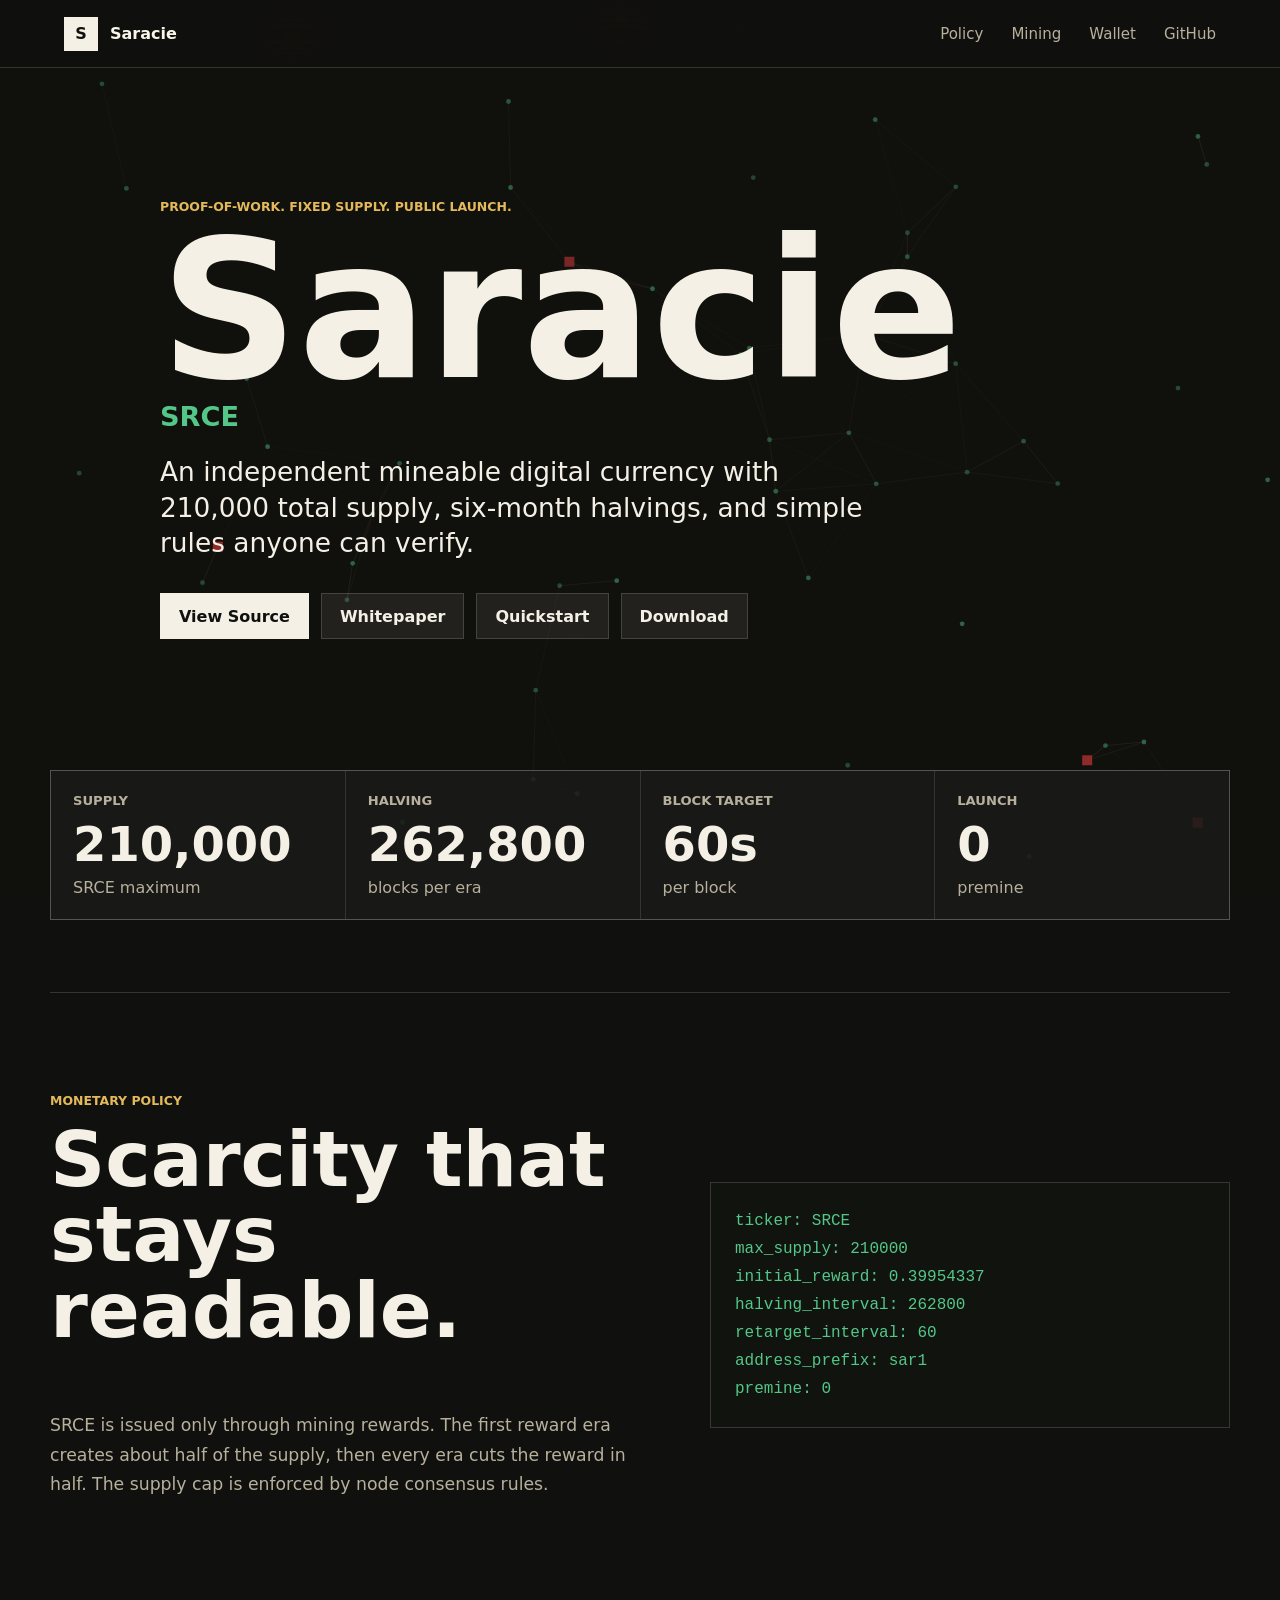
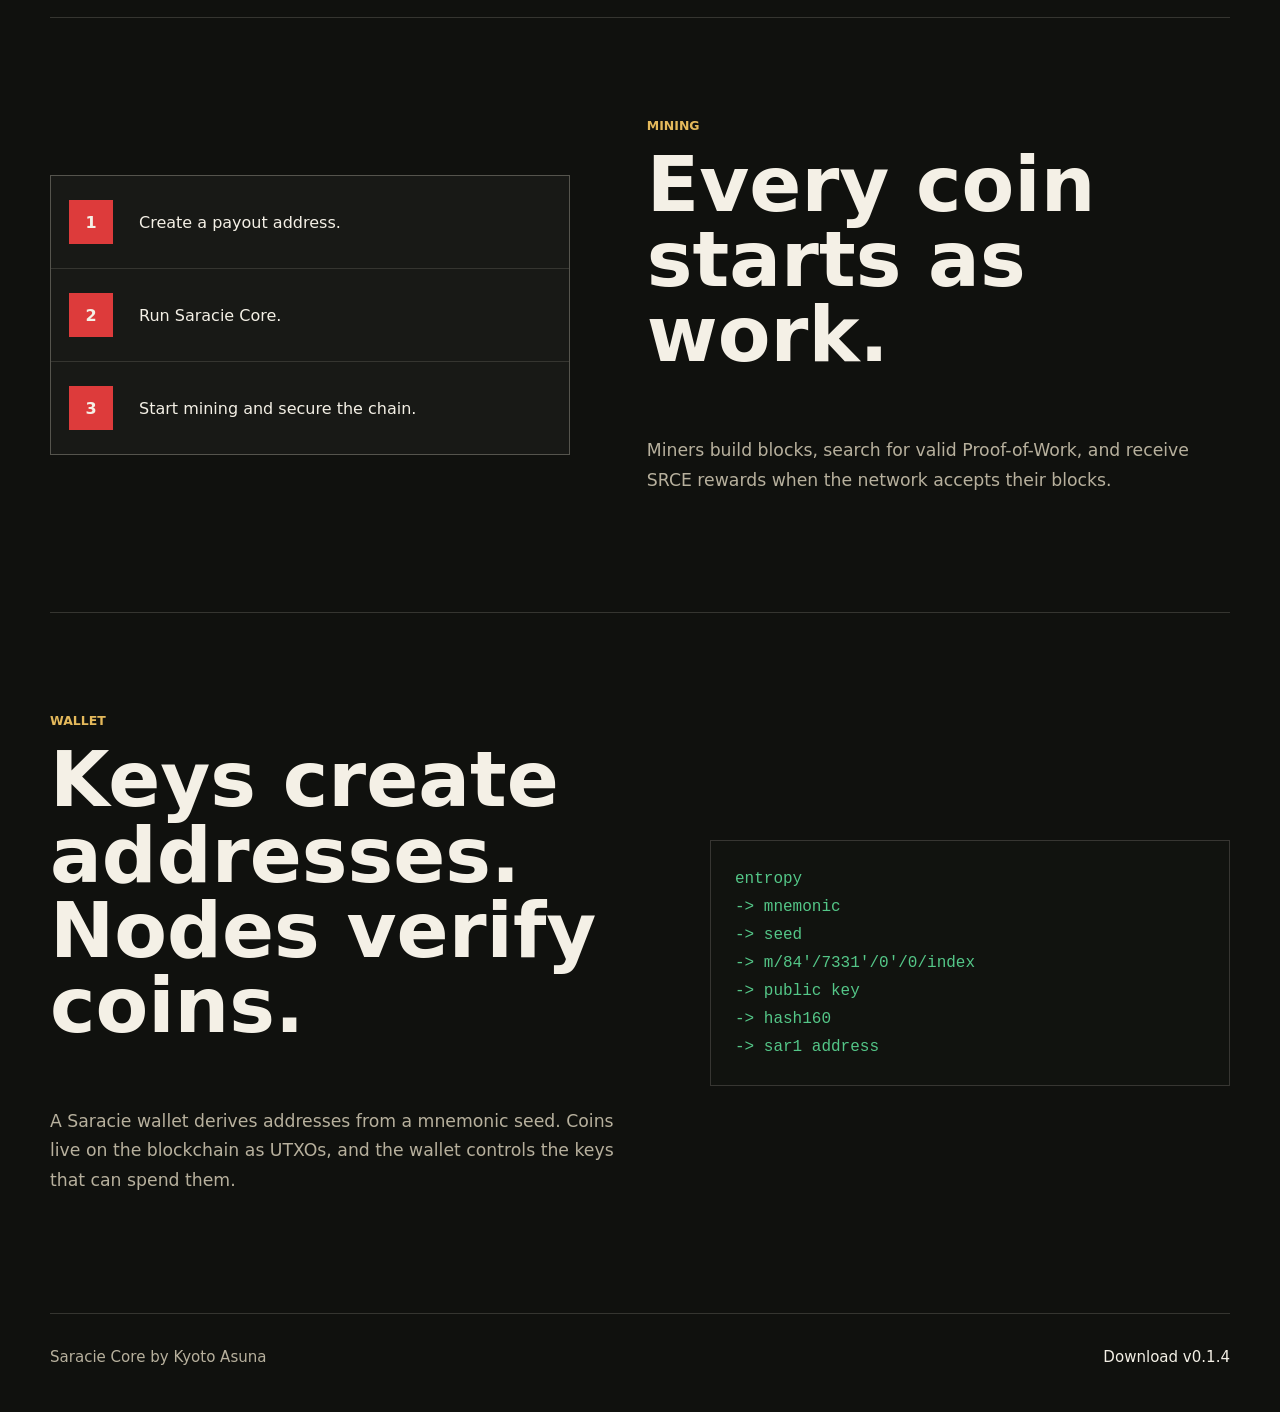
<file: site/index.html>
<!doctype html>
<html lang="en">
  <head>
    <meta charset="utf-8" />
    <meta name="viewport" content="width=device-width, initial-scale=1" />
    <title>Saracie (SRCE)</title>
    <meta
      name="description"
      content="Saracie (SRCE) is an independent Proof-of-Work digital currency with 210,000 fixed supply, public mining, and six-month halvings."
    />
    <link rel="stylesheet" href="styles.css" />
  </head>
  <body>
    <canvas id="chain-canvas" aria-hidden="true"></canvas>

    <header class="topbar">
      <a class="brand" href="#top" aria-label="Saracie home">
        <span class="brand-mark">S</span>
        <span>Saracie</span>
      </a>
      <nav aria-label="Primary navigation">
        <a href="#monetary">Policy</a>
        <a href="#mine">Mining</a>
        <a href="#wallet">Wallet</a>
        <a href="https://github.com/kyotoasuna/saracie-core">GitHub</a>
      </nav>
    </header>

    <main id="top">
      <section class="hero" aria-labelledby="hero-title">
        <div class="hero-inner">
          <p class="eyebrow">Proof-of-Work. Fixed supply. Public launch.</p>
          <h1 id="hero-title">Saracie</h1>
          <p class="ticker">SRCE</p>
          <p class="lead">
            An independent mineable digital currency with 210,000 total supply,
            six-month halvings, and simple rules anyone can verify.
          </p>
          <div class="actions" aria-label="Project links">
            <a class="button primary" href="https://github.com/kyotoasuna/saracie-core">View Source</a>
            <a class="button" href="https://github.com/kyotoasuna/saracie-core/blob/main/WHITEPAPER.md">Whitepaper</a>
            <a class="button" href="https://github.com/kyotoasuna/saracie-core/blob/main/QUICKSTART_WINDOWS.md">Quickstart</a>
            <a class="button" href="https://github.com/kyotoasuna/saracie-core/releases/tag/v0.1.4">Download</a>
          </div>
        </div>
      </section>

      <section class="stats" aria-label="Saracie monetary constants">
        <article>
          <span>Supply</span>
          <strong>210,000</strong>
          <p>SRCE maximum</p>
        </article>
        <article>
          <span>Halving</span>
          <strong>262,800</strong>
          <p>blocks per era</p>
        </article>
        <article>
          <span>Block Target</span>
          <strong>60s</strong>
          <p>per block</p>
        </article>
        <article>
          <span>Launch</span>
          <strong>0</strong>
          <p>premine</p>
        </article>
      </section>

      <section id="monetary" class="band">
        <div class="section-copy">
          <p class="eyebrow">Monetary policy</p>
          <h2>Scarcity that stays readable.</h2>
          <p>
            SRCE is issued only through mining rewards. The first reward era
            creates about half of the supply, then every era cuts the reward in
            half. The supply cap is enforced by node consensus rules.
          </p>
        </div>
        <div class="code-panel" aria-label="Saracie parameters">
          <pre><code>ticker: SRCE
max_supply: 210000
initial_reward: 0.39954337
halving_interval: 262800
retarget_interval: 60
address_prefix: sar1
premine: 0</code></pre>
        </div>
      </section>

      <section id="mine" class="band split-reverse">
        <div class="section-copy">
          <p class="eyebrow">Mining</p>
          <h2>Every coin starts as work.</h2>
          <p>
            Miners build blocks, search for valid Proof-of-Work, and receive
            SRCE rewards when the network accepts their blocks.
          </p>
        </div>
        <div class="steps">
          <article>
            <strong>1</strong>
            <p>Create a payout address.</p>
          </article>
          <article>
            <strong>2</strong>
            <p>Run Saracie Core.</p>
          </article>
          <article>
            <strong>3</strong>
            <p>Start mining and secure the chain.</p>
          </article>
        </div>
      </section>

      <section id="wallet" class="band">
        <div class="section-copy">
          <p class="eyebrow">Wallet</p>
          <h2>Keys create addresses. Nodes verify coins.</h2>
          <p>
            A Saracie wallet derives addresses from a mnemonic seed. Coins live
            on the blockchain as UTXOs, and the wallet controls the keys that
            can spend them.
          </p>
        </div>
        <div class="code-panel" aria-label="Wallet derivation">
          <pre><code>entropy
-> mnemonic
-> seed
-> m/84'/7331'/0'/0/index
-> public key
-> hash160
-> sar1 address</code></pre>
        </div>
      </section>
    </main>

    <footer>
      <span>Saracie Core by Kyoto Asuna</span>
      <a href="https://github.com/kyotoasuna/saracie-core/releases/tag/v0.1.4">Download v0.1.4</a>
    </footer>

    <script src="app.js"></script>
  </body>
</html>
</file>
<file: site/styles.css>
:root {
  color-scheme: dark;
  --bg: #10110e;
  --paper: #f4f0e6;
  --ink: #f8f5ea;
  --muted: #b7b09d;
  --line: rgba(244, 240, 230, 0.16);
  --red: #dd3b3b;
  --green: #54c788;
  --gold: #e4b95b;
  --panel: rgba(19, 20, 16, 0.82);
}

* {
  box-sizing: border-box;
}

html {
  scroll-behavior: smooth;
}

body {
  min-width: 320px;
  margin: 0;
  background: var(--bg);
  color: var(--ink);
  font-family:
    Inter, ui-sans-serif, system-ui, -apple-system, BlinkMacSystemFont, "Segoe UI",
    sans-serif;
}

#chain-canvas {
  position: fixed;
  inset: 0;
  z-index: -1;
  width: 100%;
  height: 100%;
  background: #10110e;
}

a {
  color: inherit;
  text-decoration: none;
}

.topbar {
  position: sticky;
  top: 0;
  z-index: 10;
  display: flex;
  align-items: center;
  justify-content: space-between;
  gap: 24px;
  min-height: 68px;
  padding: 14px clamp(18px, 5vw, 64px);
  border-bottom: 1px solid var(--line);
  background: rgba(16, 17, 14, 0.82);
  backdrop-filter: blur(18px);
}

.brand,
nav {
  display: flex;
  align-items: center;
  gap: 12px;
}

.brand {
  font-weight: 800;
}

.brand-mark {
  display: grid;
  width: 34px;
  aspect-ratio: 1;
  place-items: center;
  border: 1px solid var(--line);
  background: var(--paper);
  color: #10110e;
  font-weight: 900;
}

nav {
  gap: clamp(12px, 3vw, 28px);
  color: var(--muted);
  font-size: 0.94rem;
}

nav a:hover {
  color: var(--ink);
}

.hero {
  display: grid;
  min-height: 78svh;
  place-items: center;
  padding: clamp(56px, 9vw, 110px) clamp(18px, 5vw, 64px);
}

.hero-inner {
  width: min(960px, 100%);
}

.eyebrow {
  margin: 0 0 14px;
  color: var(--gold);
  font-size: 0.78rem;
  font-weight: 800;
  letter-spacing: 0;
  text-transform: uppercase;
}

h1,
h2,
p {
  margin-top: 0;
}

h1 {
  max-width: 100%;
  margin-bottom: 8px;
  color: var(--paper);
  font-size: clamp(4.4rem, 18vw, 12rem);
  line-height: 0.86;
  letter-spacing: 0;
}

.ticker {
  margin-bottom: 22px;
  color: var(--green);
  font-size: clamp(1.1rem, 3vw, 1.7rem);
  font-weight: 900;
}

.lead {
  max-width: 720px;
  color: var(--paper);
  font-size: clamp(1.12rem, 2.4vw, 1.65rem);
  line-height: 1.35;
}

.actions {
  display: flex;
  flex-wrap: wrap;
  gap: 12px;
  margin-top: 32px;
}

.button {
  display: inline-flex;
  align-items: center;
  justify-content: center;
  min-height: 46px;
  padding: 0 18px;
  border: 1px solid var(--line);
  background: rgba(244, 240, 230, 0.08);
  color: var(--paper);
  font-weight: 800;
}

.button.primary {
  border-color: transparent;
  background: var(--paper);
  color: #10110e;
}

.stats {
  display: grid;
  grid-template-columns: repeat(4, minmax(0, 1fr));
  gap: 1px;
  width: min(1180px, calc(100% - 36px));
  margin: 0 auto 72px;
  border: 1px solid var(--line);
  background: var(--line);
}

.stats article,
.steps article,
.code-panel {
  background: var(--panel);
}

.stats article {
  min-height: 136px;
  padding: 22px;
}

.stats span {
  display: block;
  margin-bottom: 12px;
  color: var(--muted);
  font-size: 0.82rem;
  font-weight: 800;
  text-transform: uppercase;
}

.stats strong {
  display: block;
  color: var(--paper);
  font-size: clamp(1.9rem, 5vw, 3rem);
  line-height: 1;
}

.stats p {
  margin: 10px 0 0;
  color: var(--muted);
}

.band {
  display: grid;
  grid-template-columns: minmax(0, 1fr) minmax(280px, 520px);
  gap: clamp(28px, 6vw, 84px);
  align-items: center;
  width: min(1180px, calc(100% - 36px));
  margin: 0 auto;
  padding: clamp(58px, 9vw, 100px) 0;
  border-top: 1px solid var(--line);
}

.split-reverse {
  grid-template-columns: minmax(280px, 520px) minmax(0, 1fr);
}

.split-reverse .section-copy {
  grid-column: 2;
}

.split-reverse .steps {
  grid-column: 1;
  grid-row: 1;
}

h2 {
  max-width: 720px;
  color: var(--paper);
  font-size: clamp(2.2rem, 6vw, 4.8rem);
  line-height: 0.98;
  letter-spacing: 0;
}

.section-copy p:not(.eyebrow) {
  max-width: 700px;
  color: var(--muted);
  font-size: 1.08rem;
  line-height: 1.7;
}

.code-panel {
  overflow: auto;
  padding: 24px;
  border: 1px solid var(--line);
}

pre {
  margin: 0;
  white-space: pre-wrap;
}

code {
  color: var(--green);
  font-family: "SFMono-Regular", Consolas, "Liberation Mono", monospace;
  font-size: clamp(0.88rem, 2vw, 1rem);
  line-height: 1.75;
}

.steps {
  display: grid;
  gap: 1px;
  border: 1px solid var(--line);
  background: var(--line);
}

.steps article {
  display: grid;
  grid-template-columns: 54px 1fr;
  gap: 16px;
  align-items: center;
  min-height: 92px;
  padding: 18px;
}

.steps strong {
  display: grid;
  width: 44px;
  aspect-ratio: 1;
  place-items: center;
  background: var(--red);
  color: var(--paper);
}

.steps p {
  margin: 0;
  color: var(--paper);
  font-size: 1rem;
}

footer {
  display: flex;
  flex-wrap: wrap;
  justify-content: space-between;
  gap: 14px;
  width: min(1180px, calc(100% - 36px));
  margin: 0 auto;
  padding: 34px 0 46px;
  border-top: 1px solid var(--line);
  color: var(--muted);
  font-size: 0.94rem;
}

footer a {
  color: var(--paper);
}

@media (max-width: 760px) {
  .topbar {
    align-items: flex-start;
    flex-direction: column;
  }

  nav {
    width: 100%;
    overflow-x: auto;
    padding-bottom: 4px;
  }

  .stats,
  .band,
  .split-reverse {
    grid-template-columns: 1fr;
  }

  .stats {
    margin-bottom: 36px;
  }

  .split-reverse .section-copy,
  .split-reverse .steps {
    grid-column: auto;
    grid-row: auto;
  }
}
</file>
